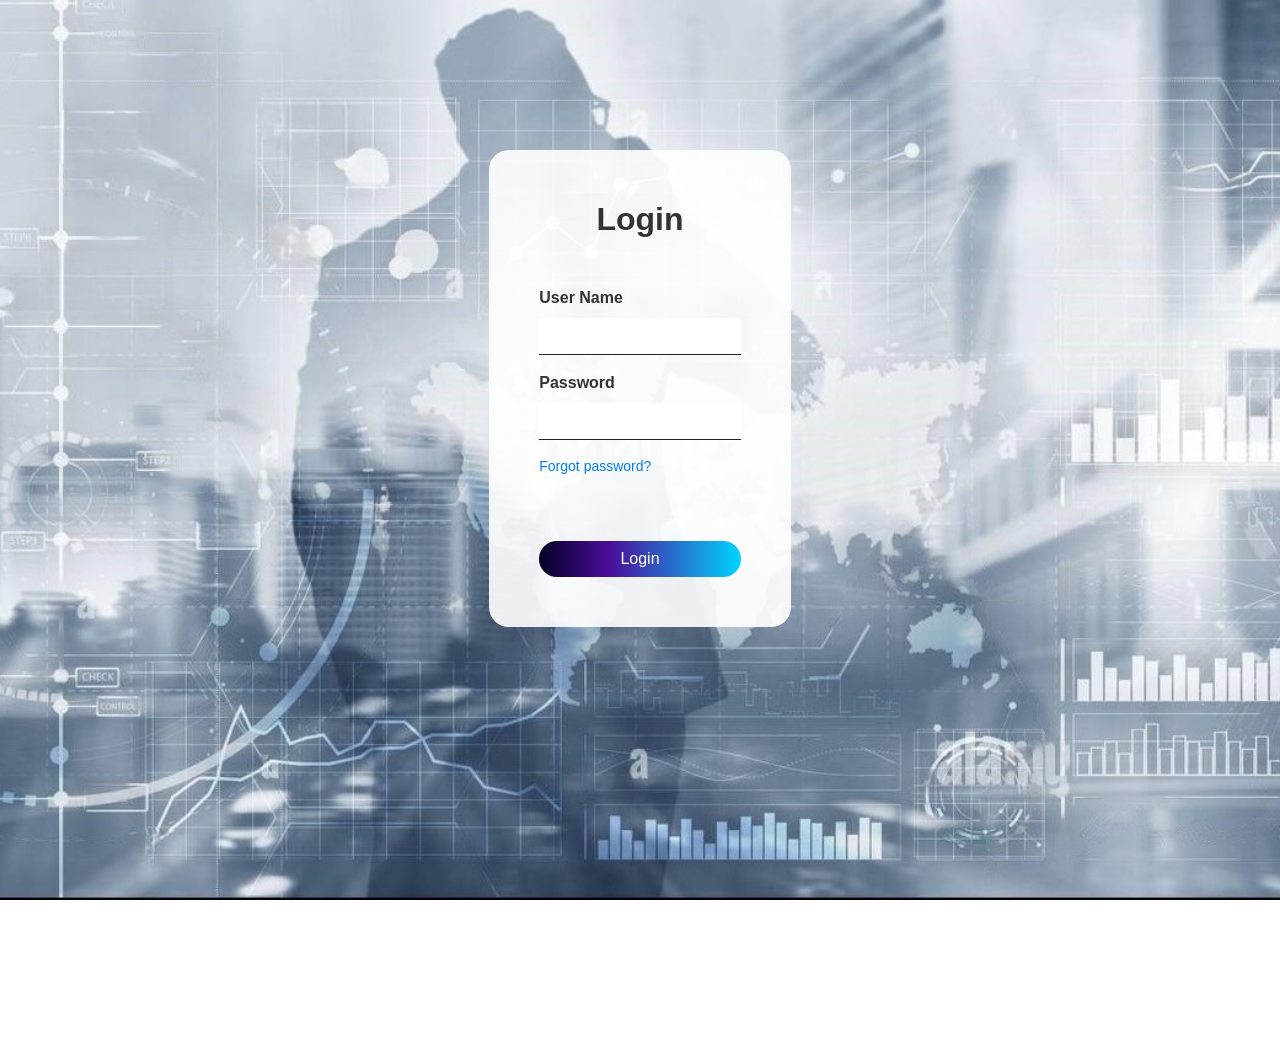
<file: HTML files/index.html>
<!doctype html>
<html lang="en">

<head>
    <!-- Required meta tags -->
    <meta charset="utf-8">
    <meta name="viewport" content="width=device-width, initial-scale=1">

    <!-- Bootstrap CSS -->
    <link href="https://cdn.jsdelivr.net/npm/bootstrap@5.0.2/dist/css/bootstrap.min.css" rel="stylesheet"
        integrity="sha384-EVSTQN3/azprG1Anm3QDgpJLIm9Nao0Yz1ztcQTwFspd3yD65VohhpuuCOmLASjC" crossorigin="anonymous">
    <link href="../CSS files/stylelogin.css" rel="stylesheet">
    <title>Login Page</title>
</head>

<body>

    <div class="container-fluid">
        <form class="mx-auto">
            <h4 class="text-center">Login</h4>
            <div class="mb-3 mt-5">
                <label for="exampleInputEmail1" class="form-label">User Name</label>
                <input type="email" class="form-control" id="exampleInputEmail1" aria-describedby="emailHelp">
            </div>
            <div class="mb-3">
                <label for="exampleInputPassword1" class="form-label">Password</label>
                <input type="password" class="form-control" id="exampleInputPassword1">
                <a href="#" id="forgot-password" class="form-text mt-3">Forgot password?</a>
            </div>
            <button onclick=login() type="submit" class="btn btn-primary mt-5">Login</button>
            <script>
                function login() {
                    window.location.href = "indexmain.html";
                }
            </script>
    </div>


    <script src="https://cdn.jsdelivr.net/npm/bootstrap@5.0.2/dist/js/bootstrap.bundle.min.js"
        integrity="sha384-MrcW6ZMFYlzcLA8Nl+NtUVF0sA7MsXsP1UyJoMp4YLEuNSfAP+JcXn/tWtIaxVXM"
        crossorigin="anonymous"></script>

</body>

</html>
</file>
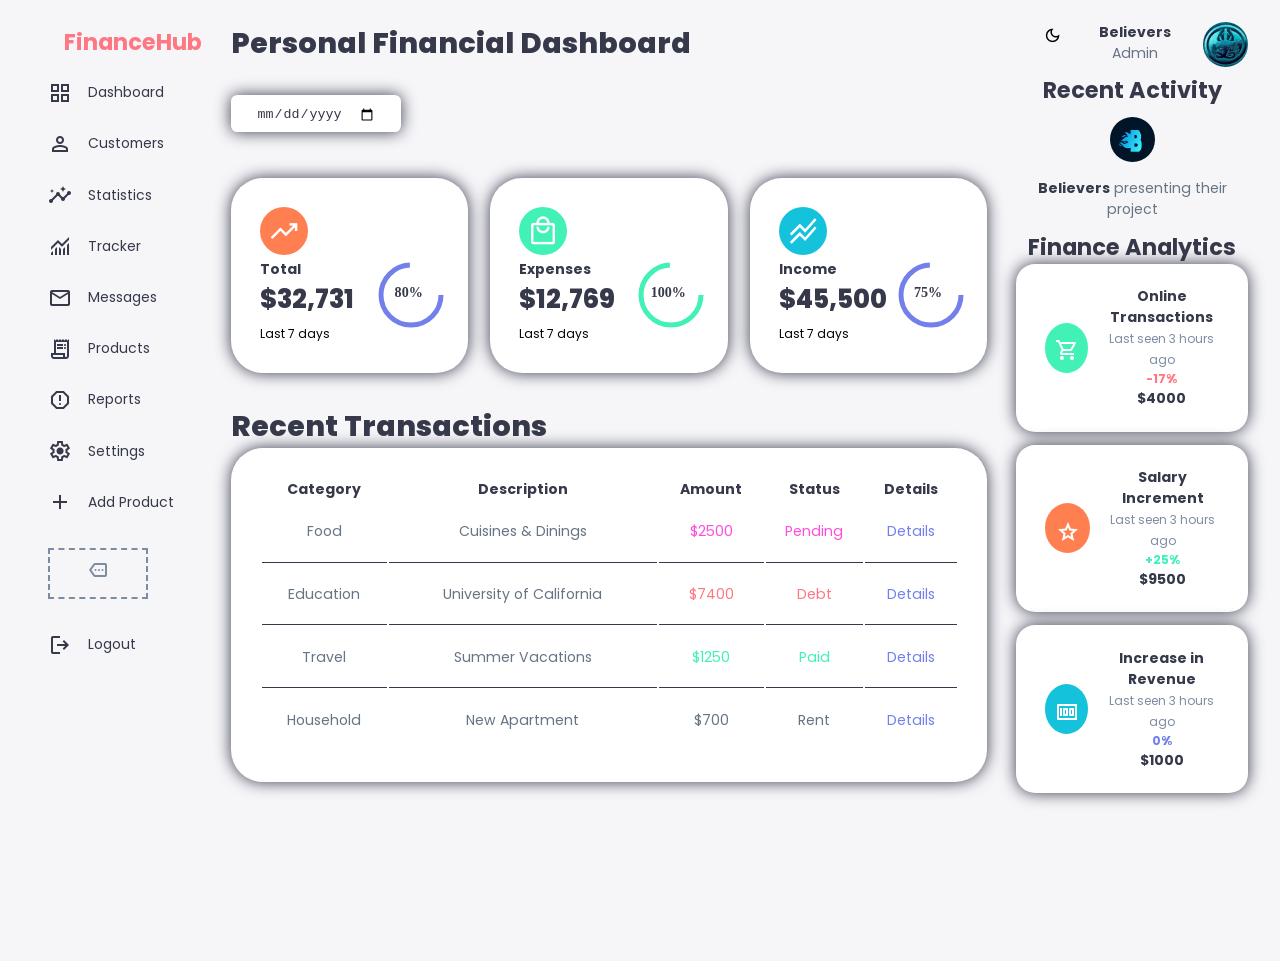
<file: HTML files/indexmain.html>
<!DOCTYPE html>
<html lang="en">

<head>
    <meta charset="UTF-8">
    <meta name="viewport" content="width=device-width, initial-scale=1.0">
    <title>Financial Dashboard</title>
    <link rel="stylesheet"
        href="https://fonts.googleapis.com/css2?family=Material+Symbols+Outlined:opsz,wght,FILL,GRAD@24,400,0,0" />
    <link rel="stylesheet" href="../CSS files/styles.css">
</head>

<body>

    <div class="container">

        <!--aside section start-->
        <aside id="mySidebar">

            <!--end top-->

            <div class="sidebar">
                <div class="logo ntd">
                    <a href="indexmain.html">
                        <h2><span class="danger">FinanceHub</span></h2>
                        <span class="material-symbols-outlined" id="menu_barOff">
                            menu
                        </span>
                    </a>
                </div>
                <!-- <div class="close" id="close_btn">
                    
                </div> -->
                <a href="indexmain.html">
                    <span class="material-symbols-outlined">grid_view</span>
                    <h3>Dashboard</h3>
                </a>
                <a href="indexcustomers.html">
                    <span class="material-symbols-outlined">person_outline</span>
                    <h3>Customers</h3>
                </a>
                <a href="indexstatistics.html">
                    <span class="material-symbols-outlined">insights</span>
                    <h3>Statistics</h3>
                </a>
                <a href="indextracker.html">
                    <span class="material-symbols-outlined">
                        monitoring
                    </span>
                    <h3>Tracker</h3>
                </a>
                <a href="indexmessages.html">
                    <span class="material-symbols-outlined">mail_outline</span>
                    <h3>Messages</h3>
                </a>
                <a href="indexproducts.html">
                    <span class="material-symbols-outlined">receipt_long</span>
                    <h3>Products</h3>
                </a>
                <a href="indexreport.html">
                    <span class="material-symbols-outlined">report_gmailerrorred</span>
                    <h3>Reports</h3>
                </a>
                <a href="indexsettings.html">
                    <span class="material-symbols-outlined">settings</span>
                    <h3>Settings</h3>
                </a>
                <a href="#">
                    <span class="material-symbols-outlined">add</span>
                    <h3>Add Product</h3>
                </a>
                <div class="item add_products ntd">
                    <div>
                        <span class="material-symbols-outlined">more</span>
                    </div>
                </div>
                <a href="index.html">
                    <span class="material-symbols-outlined">logout</span>
                    <h3>Logout</h3>
                </a>
            </div>
        </aside>
        <!--aside section end-->

        <!--Main section start-->
        <main>
            <h1>Personal Financial Dashboard</h1>
            <div class="Date">
                <div class="date">
                    <input aria-label="date" type="date" id="DATE">
                </div>
            </div>


            <div class="insights">
                <!--Start sales-->
                <div class="sales">
                    <span class="material-symbols-outlined">trending_up</span>
                    <div class="middle">
                        <div class="left">
                            <h3>Total</h3>
                            <h1>$32,731</h1>
                        </div>
                        <div class="progress">
                            <svg>
                                <circle r="30" cy="40" cx="40"></circle>
                            </svg>
                            <div class="number">80%</div>
                        </div>
                    </div>
                    <small>Last 7 days</small>
                </div>
                <!--End sales-->

                <!--Start expenses-->
                <div class="sales income">
                    <span class="material-symbols-outlined">local_mall</span>
                    <div class="middle">
                        <div class="left">
                            <h3>Expenses</h3>
                            <h1>$12,769</h1>
                        </div>
                        <div class="progress">
                            <svg>
                                <circle r="30" cy="40" cx="40"></circle>
                            </svg>
                            <div class="number">100%</div>
                        </div>
                    </div>
                    <small>Last 7 days</small>
                </div>
                <!--End expenses-->

                <!--Start income-->
                <div class="sales ">
                    <span class="material-symbols-outlined" id="income2">stacked_line_chart</span>
                    <div class="middle">
                        <div class="left">
                            <h3>Income</h3>
                            <h1>$45,500</h1>
                        </div>
                        <div class="progress">
                            <svg>
                                <circle r="30" cy="40" cx="40"></circle>
                            </svg>
                            <div class="number">75%</div>
                        </div>
                    </div>
                    <small>Last 7 days</small>
                </div>
                <!--End income-->
            </div>
            <!--end insights-->

            <!--Start recent orders-->
            <div class="recent_order">
                <h1>Recent Transactions</h1>
                <table>
                    <thead>
                        <tr>
                            <th>Category</th>
                            <th>Description</th>
                            <th>Amount</th>
                            <th>Status</th>
                            <th>Details</th>
                        </tr>
                    </thead>
                    <tbody>
                        <tr>
                            <td>Food</td>
                            <td>Cuisines & Dinings</td>
                            <td class="warning">$2500</td>
                            <td class="warning">Pending</td>
                            <td class="primary">Details</td>
                        </tr>
                        <tr>
                            <td>Education</td>
                            <td>University of California</td>
                            <td class="danger">$7400</td>
                            <td class="danger">Debt</td>
                            <td class="primary">Details</td>
                        </tr>
                        <tr>
                            <td>Travel</td>
                            <td>Summer Vacations</td>
                            <td class="success">$1250</td>
                            <td class="success">Paid</td>
                            <td class="primary">Details</td>
                        </tr>
                        <tr>
                            <td>Household</td>
                            <td>New Apartment</td>
                            <td>$700</td>
                            <td class="coral">Rent</td>
                            <td class="primary">Details</td>
                        </tr>
                    </tbody>
                </table>
            </div>
            <!--End recent orders-->

        </main>
        <!--Main section end-->

        <!--Right section start-->
        <div class="right">
            <div class="top">
                <button id="menu_bar">
                    <span class="material-symbols-outlined">menu</span>
                </button>
                <div>
                </div>

                <div class="theme-toggler">
                    <span class="material-symbols-outlined" id="dark-mode-button">dark_mode</span>
                </div>
                <div class="profile">
                    <div class="info">
                        <p><b>Believers</b></p>
                        <p>Admin</p>
                        <small class="text-muted"></small>
                    </div>

                </div>
                <div class="profile-photo">
                    <img src="../Images/download (1).jpeg" alt="">
                </div>
            </div>
            <!--Start recent updates-->
            <div class="recent_update">
                <h2>Recent Activity</h2>
                <div class="profile-photo">
                    <img src="../Images/download.jpeg" alt="">
                </div>
                <div class="updates">

                    <div class="message">
                        <p><b>Believers</b> presenting their project</p>
                    </div>
                </div>
            </div>
            <!--End recent updates-->

            <!--Start sales analytics-->
            <div class="sales_analytics">
                <h2>Finance Analytics</h2>
                <div class="item online">
                    <div class="icon">
                        <span class="material-symbols-outlined">shopping_cart</span>
                    </div>
                    <div class="right_text">
                        <div class="info">
                            <h3>Online Transactions</h3>
                            <small class="text-muted">Last seen 3 hours ago</small>
                        </div>
                        <h5 class="danger">-17%</h5>
                        <h3>$4000</h3>
                    </div>
                </div>
                <div class="item online">
                    <div class="icon1">
                        <span class="material-symbols-outlined">star</span>
                    </div>
                    <div class="right_text">
                        <div class="info">
                            <h3>Salary Increment</h3>
                            <small class="text-muted">Last seen 3 hours ago</small>
                        </div>
                        <h5 class="success">+25%</h5>
                        <h3>$9500</h3>
                    </div>
                </div>
                <div class="item online">
                    <div class="icon">
                        <span class="material-symbols-outlined">money</span>
                    </div>
                    <div class="right_text">
                        <div class="info">
                            <h3>Increase in Revenue</h3>
                            <small class="text-muted">Last seen 3 hours ago</small>
                        </div>
                        <h5 class="primary">0%</h5>
                        <h3>$1000</h3>
                    </div>
                </div>
            </div>
            <!--End sales analytics-->
        </div>
        <!--End right section-->

    </div>
    <!--Close container div-->

    <script src="../JavaScript files/script.js"></script>
</body>

</html>
</file>
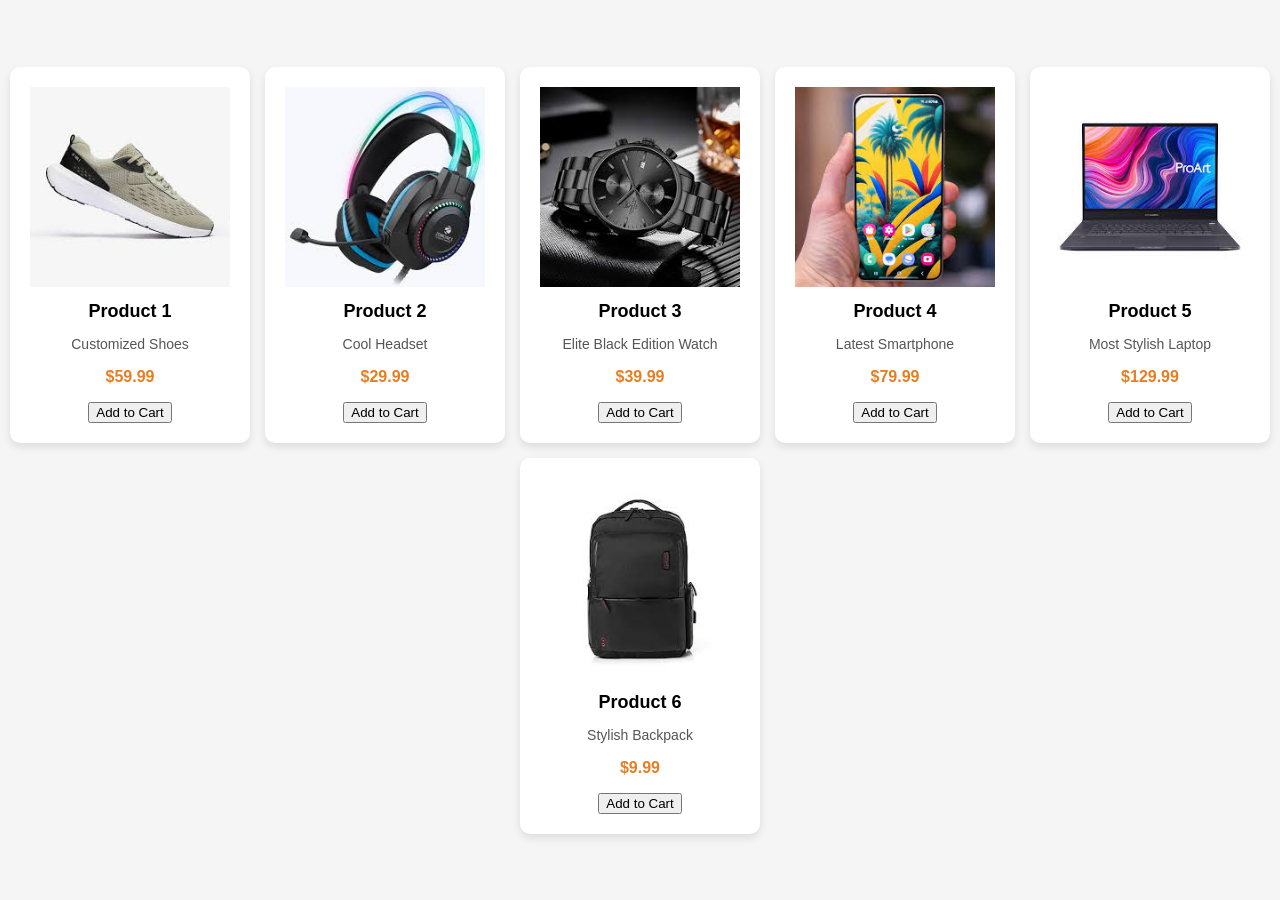
<file: HTML files/indexproducts.html>
<!DOCTYPE html>
<html lang="en">
<head>
    <meta charset="UTF-8">
    <meta name="viewport" content="width=device-width, initial-scale=1.0">
    <link rel="stylesheet" href="../CSS files/styleproducts.css">
    <title>Product List</title>
</head>
<body>
    <div class="container">
        <div id="product-template" class="product-card" style="display: none;">
            <img class="product-image" src="" alt="Product Image">
            <h3 class="product-title"></h3>
            <p class="product-description"></p>
            <p class="product-price"></p>
            <button class="add-to-cart">Add to Cart</button>
        </div>
    </div>
    <script src="../JavaScript files/scriptproducts.js"></script>
</body>
</html>
</file>
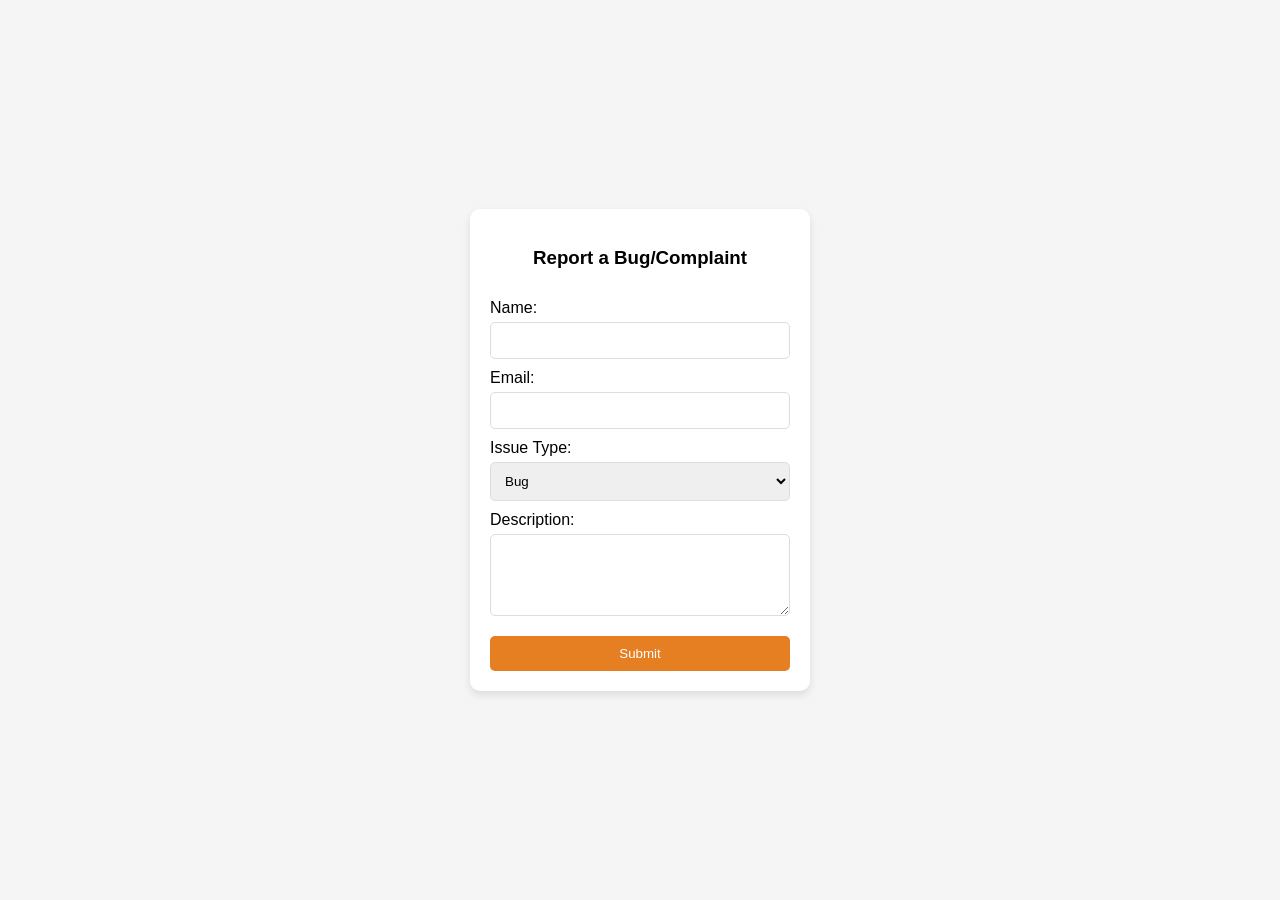
<file: HTML files/indexreport.html>
<!DOCTYPE html>
<html lang="en">

<head>
    <meta charset="UTF-8">
    <meta name="viewport" content="width=device-width, initial-scale=1.0">
    <title>Report Page</title>
    <link rel="stylesheet" href="../CSS files/stylereport.css">
</head>

<body>
    <div class="container">
        <div class="report-card">
            <h3>Report a Bug/Complaint</h3>
            <form id="report-form">
                <label for="name">Name:</label>
                <input type="text" id="name" name="name" required>

                <label for="email">Email:</label>
                <input type="email" id="email" name="email" required>

                <label for="issue-type">Issue Type:</label>
                <select id="issue-type" name="issue-type" required>
                    <option value="bug">Bug</option>
                    <option value="complaint">Complaint</option>
                </select>

                <label for="description">Description:</label>
                <textarea id="description" name="description" rows="4" required></textarea>

                <button type="submit">Submit</button>
            </form>
            <div id="confirmation" class="hidden">Thank you for your report!</div>
        </div>
    </div>

    <script src="../JavaScript files/scriptreport.js"></script>
</body>

</html>
</file>
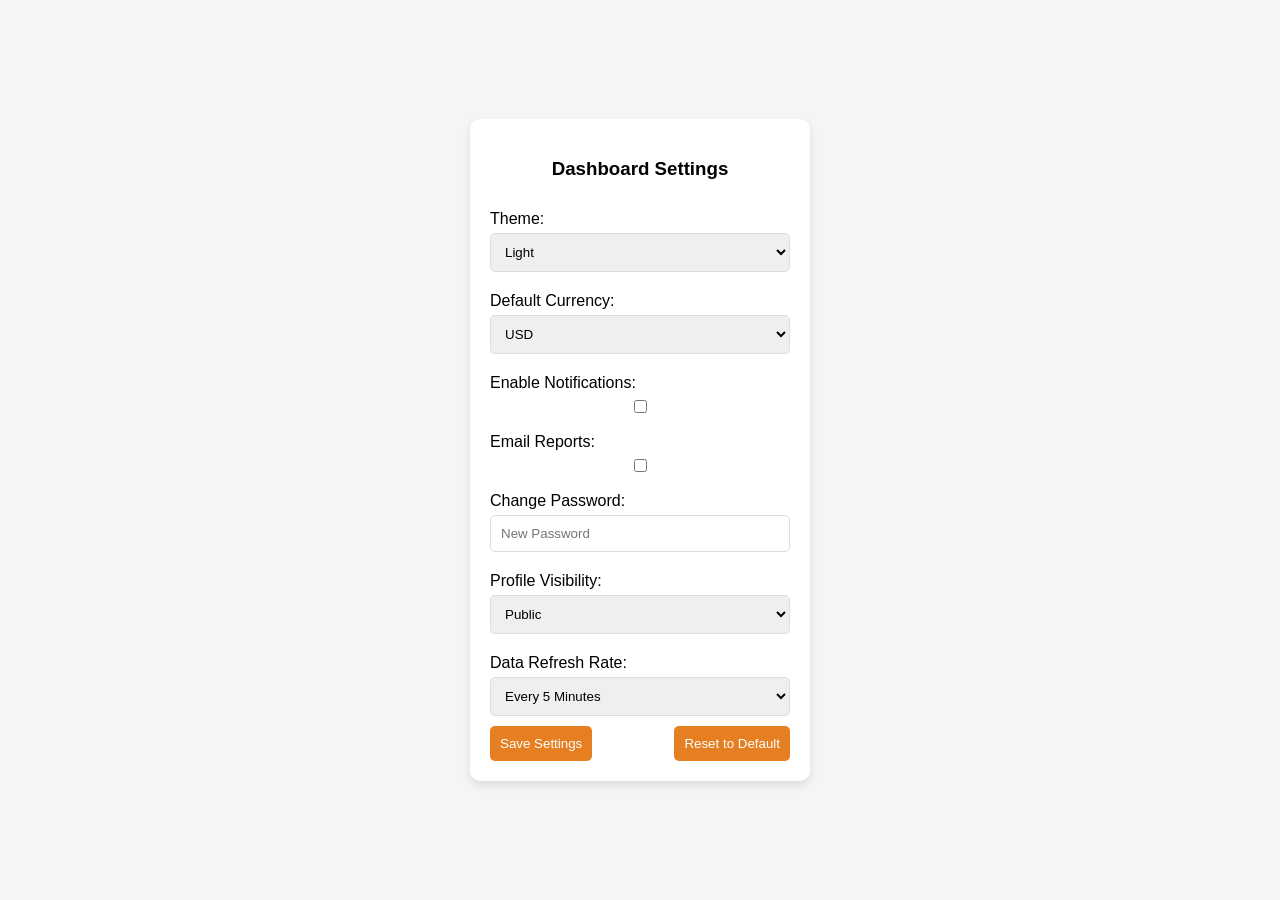
<file: HTML files/indexsettings.html>
<!DOCTYPE html>
<html lang="en">
<head>
    <meta charset="UTF-8">
    <meta name="viewport" content="width=device-width, initial-scale=1.0">
    <title>Settings Page</title>
    <link rel="stylesheet" href="../CSS files/stylesettings.css">
</head>
<body>
    
    <div class="container">
        <div class="settings-card">
            <h3>Dashboard Settings</h3>
            <form id="settings-form">
                <label for="theme">Theme:</label>
                <select id="theme" name="theme" required>
                    <option value="light">Light</option>
                    <option value="dark">Dark</option>
                </select>
                
                <label for="currency">Default Currency:</label>
                <select id="currency" name="currency" required>
                    <option value="usd">USD</option>
                    <option value="eur">EUR</option>
                    <option value="gbp">GBP</option>
                </select>
                
                <label for="notifications">Enable Notifications:</label>
                <input type="checkbox" id="notifications" name="notifications">
                
                <label for="email-reports">Email Reports:</label>
                <input type="checkbox" id="email-reports" name="email-reports">
                
                <label for="password">Change Password:</label>
                <input type="password" id="password" name="password" placeholder="New Password">
                
                <label for="profile-visibility">Profile Visibility:</label>
                <select id="profile-visibility" name="profile-visibility" required>
                    <option value="public">Public</option>
                    <option value="private">Private</option>
                </select>
                
                <label for="refresh-rate">Data Refresh Rate:</label>
                <select id="refresh-rate" name="refresh-rate" required>
                    <option value="5min">Every 5 Minutes</option>
                    <option value="15min">Every 15 Minutes</option>
                    <option value="30min">Every 30 Minutes</option>
                    <option value="1hr">Every 1 Hour</option>
                </select>

                <div class="buttons">
                    <button type="submit">Save Settings</button>
                    <button type="button" id="reset-button">Reset to Default</button>
                </div>
            </form>
            <div id="confirmation" class="hidden">Settings saved successfully!</div>
        </div>
    </div>
    
    <script src="D:\PERSONAL_FINANCIAL_DASHBORAD_PROJECT\IEEE-Hackathon2024\JavaScript files\scriptsettings.js"></script>
</body>
</html>
</file>
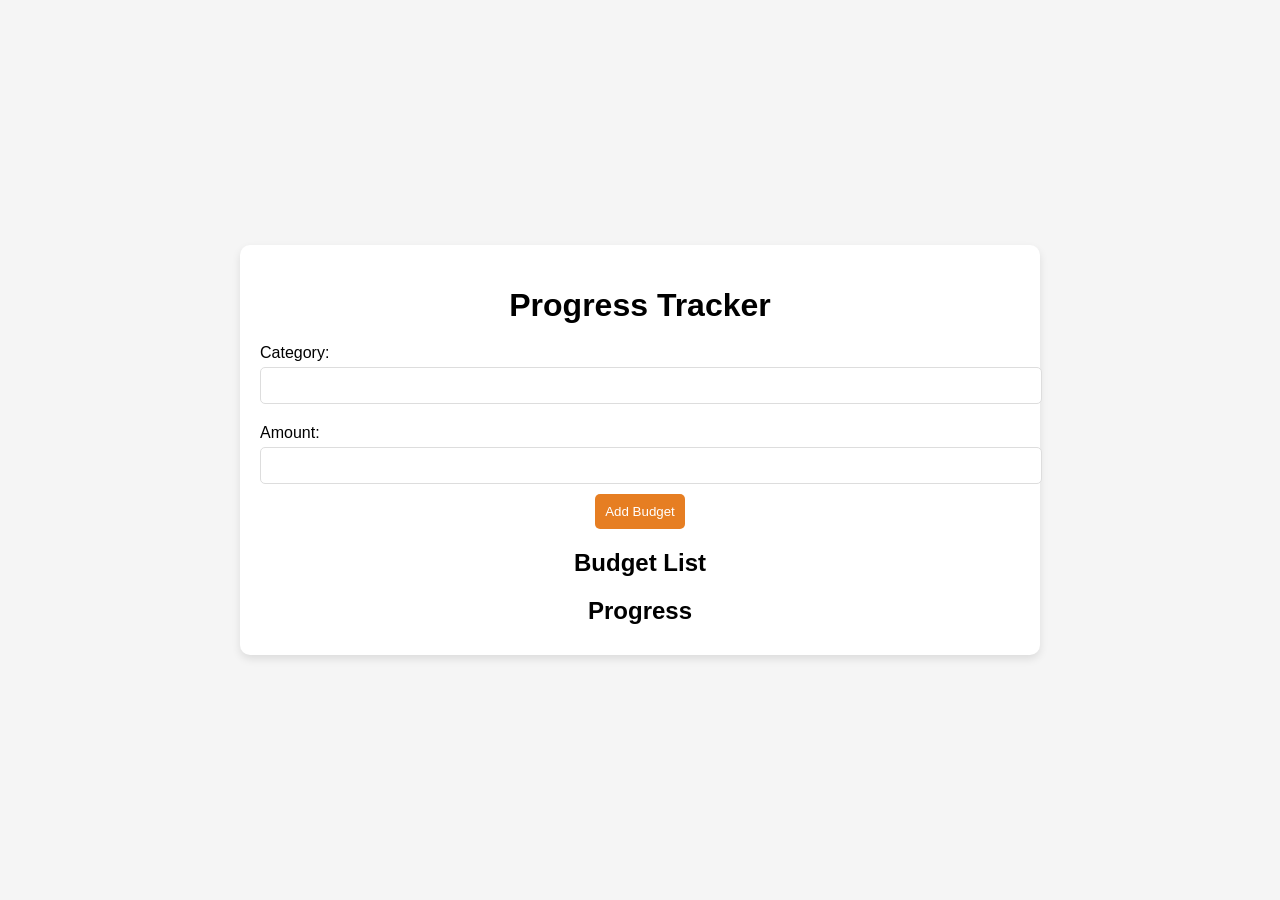
<file: HTML files/indextracker.html>
<!DOCTYPE html>
<html lang="en">

<head>
    <meta charset="UTF-8">
    <meta name="viewport" content="width=device-width, initial-scale=1.0">
    <title>Budgeting Tool</title>
    <link rel="stylesheet" href="../CSS files/styletracker.css">
</head>

<body>
    <div class="container">
        <div class="budgeting-tool">
            <h1>Progress Tracker</h1>
            <form id="budget-form">
                <label for="category">Category:</label>
                <input type="text" id="category" name="category" required>

                <label for="amount">Amount:</label>
                <input type="number" id="amount" name="amount" required>

                <button type="submit">Add Budget</button>
            </form>

            <div class="budget-list">
                <h2>Budget List</h2>
                <ul id="budget-items">
                    <!-- Budget items will be listed here -->
                </ul>
            </div>

            <div class="progress">
                <h2>Progress</h2>
                <div id="progress-bars">
                    <!-- Progress bars will be displayed here -->
                </div>
            </div>
        </div>
    </div>

    <script src="../JavaScript files/scripttracker.js"></script>
</body>

</html>
</file>
<file: CSS files/stylelogin.css>
body {
    background: url('../Images/download (11).jpeg') no-repeat center center fixed;
    background-size: cover;
    font-family: 'Poppins', sans-serif;
    position: relative;
    min-height: 100vh;
}

/*
body::before {
    content: '';
    position: absolute;
    top: 0;
    left: 0;
    right: 0;
    bottom: 0;
    background: rgba(0, 0, 0, 0.7);
 
    z-index: 1;
}
*/


form {
    position: relative;
    z-index: 2;
    border-radius: 20px;
    margin-top: 150px !important;
    width: 24% !important;
    background-color: rgba(255, 255, 255, 0.9);
    /* Slightly transparent white background */
    padding: 50px;
}

.btn-primary {
    width: 100%;
    border: none;
    border-radius: 50px;
    background: linear-gradient(90deg, rgba(2, 0, 36, 1) 0%, rgba(75, 14, 154, 1) 35%, rgba(0, 212, 255, 1) 100%);
}

.form-control {
    color: rgba(0, 0, 0, .87);
    border-bottom-color: rgba(0, 0, 0, .42);
    box-shadow: none !important;
    border: none;
    border-bottom: 1px solid;
    border-radius: 4px 4px 0 0;
}

h4 {
    font-size: 2rem !important;
    font-weight: 700;
    text-align: center;
    color: #333;
}

.form-label {
    font-weight: 800 !important;
    color: #333;
}

#forgot-password {
    color: #007bff;
    text-decoration: none;
    display: block;
    margin-top: 15px;
}

#forgot-password:hover {
    text-decoration: underline;
}

@media only screen and (max-width: 600px) {
    form {
        width: 90% !important;
    }
}
</file>
<file: CSS files/styles.css>
@import url('https://fonts.googleapis.com/css2?family=Poppins:ital,wght@0,100;0,200;0,300;0,400;0,500;0,600;0,700;0,900;1,100;1,200;1,300;1,600;1,700;1,800&display=swap');

:root {
    --clr-primary: #7380ec;
    --clr-danger: #ff7782;
    --clr-success: #41f1b6;
    --clr-white: #fff;
    --clr-info-dark: #7d8da1;
    --clr-info-light: #dceleb;
    --clr-dark: #363949;
    --clr-warning: #ff4edc;
    --clr-light: rgba(132, 139, 200, 0.18);
    --clr-primary-variant: #111e88;
    --clr-dark-variant: #677483;
    --clr-color-background: #f6f6f9;

    --card-border-radius: 2rem;
    --border-radius-1: 0.4rem;
    --border-radius-2: 0.8rem;
    --border-radius-3: 1.2rem;

    --card-padding: 1.8rem;
    --padding-1: 1.2rem;
    --box-shadow: 0 0 1rem var(--clr-dark);
    --clr-theme: black;
}

* {
    margin: 0;
    padding: 0;
    box-sizing: border-box;
    text-decoration: none;
    border: 0;
    list-style: none;
    appearance: none;
}

body.dark-mode {
    --clr-primary: #7380ec;
    --clr-danger: #FF5722;
    --clr-success: #4CAF50;
    --clr-white: #333;
    --clr-info-dark: #f5f5f5;
    --clr-info-light: #333;
    --clr-dark: #f5f5f5;
    --clr-warning: #ff4edc;
    --clr-light: rgba(255, 255, 255, 0.18);
    --clr-primary-variant: #4CAF50;
    --clr-dark-variant: #f5f5f5;
    --clr-color-background: #333;
    --clr-theme: white;
    background: var(--clr-color-background);
    color: var(--clr-white);
}

#dark-mode-button {
    color: var(--clr-theme);
}

body {

    background: black;
    font-family: 'Poppins', sans-serif;
    width: 100vw;
    height: 100vh;
    font-size: 0.88rem;
    -webkit-user-select: none;
    user-select: none;
    overflow-x: hidden;
    background: var(--clr-color-background);
}

.container {
    display: grid;
    width: 95%;
    gap: 1.8rem;
    grid-template-columns: 1.5fr 7fr 1fr;
    margin: 0 auto;
}

a {
    color: var(--clr-dark);
}

h1 {
    font-weight: 800;
    font-size: 1.8rem;
}

h2 {
    color: var(--clr-dark);
    font-size: 1.4rem;
}

h3 {
    font-size: 0.87rem;
}

h4 {
    font-size: 0.8rem;
}

h5 {
    font-size: 0.77rem;
}

small {
    font-size: 0.75rem;
}

.profile-photo img {
    width: 2.8rem;
    height: 2.8rem;
    border-radius: 50%;
    overflow: hidden;
}

.text-muted {
    color: var(--clr-info-dark);
}

p {
    color: var(--clr-dark-variant);
}

b {
    color: var(--clr-dark);
}

.primary {
    color: var(--clr-primary);
}

.success {
    color: var(--clr-success);
}

.danger {
    color: var(--clr-danger);
}

.warning {
    color: var(--clr-warning);
}

box
/* aside */

.logo {
    color: var(--clr-dark);
}

aside .logo {
    gap: 1rem;
}

aside .logo :nth-child(2) {
    display: none;
}

/* sidebar */
aside .sidebar {
    background-color: var(--clr-color-background);
    display: flex;
    flex-direction: column;
    height: 105vh;
    position: relative;
    top: 1rem;
    border-radius: 12px;
}


aside h3 {
    font-weight: 400;
}

aside .sidebar a {
    display: flex;
    color: var(--clr-dark);
    margin-left: 1rem;
    gap: 1rem;
    align-items: center;
    height: 3.2rem;
    transition: all 0.1s ease-in;
}

aside .sidebar .ntd {
    display: flex;
    color: var(--clr-info-dark);
    margin-left: 1rem;
    gap: 1rem;
    align-items: center;
    height: 3.2rem;
    transition: all 0.1s ease-in;
}

aside .sidebar a  {
    font-size: 1.6rem;
    transition: all 0.1s ease-in;
}

aside .sidebar a:last-child {
    /* position: absolute; */
    bottom: 1rem;
    width: 100%;
}

aside .sidebar a:active {
    background: var(--clr-light);
    color: var(--clr-primary);
    margin-left: 0;
}

aside .sidebar a.active::before {
    content: '';
    width: 6px;
    height: 100%;
    background-color: var(--clr-primary);
}

aside .sidebar a:hover {
    color: var(--clr-primary);
}

aside .sidebar a:hover span {
    margin-left: 1rem;
    transition: 0.4s ease;
}

aside .sidebar a span.msg_count {
    background: var(--clr-danger);
    color: var(--clr-white);
    padding: 2px 5px;
    font-size: 11px;
    border-radius: var(--border-radius-1);
}



/* main section */
main {
    margin-top: 1.4rem;
    width: auto;
}

main input {
    background-color: transparent;
    border: 0;
    outline: 0;
    color: var(--clr-dark);
}

main .date {
    display: inline-block;
    background-color: var(--clr-white);
    border-radius: var(--border-radius-1);
    margin-top: 1rem;
    padding: 0.5rem 1.6rem;
    box-shadow: var(--box-shadow);
    transition: all 0.3s ease;
    margin: 30px 0;
}

main .date:hover {
    box-shadow: none;
    cursor: pointer;
}

#DATE {
    cursor: pointer;
}

main .insights {
    display: flex;
    flex-direction: row;
    justify-content: space-evenly;
    width: 100%;
    gap: 1.4rem;
    cursor: pointer;
}

main .insights>div {
    background-color: var(--clr-white);
    padding: var(--card-padding);
    border-radius: var(--card-border-radius);
    margin-top: 1rem;
    box-shadow: var(--box-shadow);
    transition: all 0.3s ease;
}

main .insights>div:hover {
    box-shadow: none;
}

main .insights>div span {
    background: coral;
    padding: 0.5rem;
    border-radius: 50%;
    color: var(--clr-white);
    font-size: 2rem;
}

#income2 {
    background: rgb(21, 194, 220);
}

main .insights>div.expenses span {
    background: var(--clr-danger);
}

main .insights>div.income span {
    background: var(--clr-success);
}

main .insights>div .middle {
    display: flex;
    align-items: center;
    justify-content: space-between;
}

main .insights>div .middle h1 {
    font-size: 1.6rem;
}

main h1 {
    color: var(--clr-dark);
}

main .insights h1 {
    color: var(--clr-dark);
}

main .insights h3 {
    color: var(--clr-dark);
}

main .insights p {
    color: var(--clr-dark);
}

main .insights .progress {
    font-family: 'Times New Roman', Times, serif;
    font-weight: bolder;
    font-display: var(--clr-success);
    position: relative;
    height: 68px;
    width: 68px;
    border-radius: 50%;
}

main .insights svg {
    height: 150px;
    height: 150px;
    width: 100px;
    position: absolute;
    top: 0;
}

main .insights svg circle {
    fill: none;
    stroke: var(--clr-primary);
    transform: rotate(270deg, 80px, 80px);
    stroke-width: 5;
}

.sales {
    width: 100%;
}

main .insights .sales svg circle {
    stroke-dashoffset: 10;
    stroke-dasharray: 150;
}

main .insights .expenses svg circle {
    stroke-dashoffset: 0;
    stroke-dasharray: 150;
}

main .insights .income svg circle {
    stroke: var(--clr-success);
}

main .insights .progress .number {
    position: absolute;
    color: var(--clr-dark);
    top: 5%;
    left: 5%;
    height: 100%;
    width: 100%;
    display: flex;
    justify-content: center;
    align-items: center;
}

main .recent_order {
    margin-top: 2rem;
}

main .recent_order h2 {
    color: var(--clr-dark);
}

main .recent_order table {
    background-color: var(--clr-white);
    width: 100%;
    border-radius: var(--card-border-radius);
    padding: var(--card-padding);
    text-align: center;
    box-shadow: var(--box-shadow);
    transition: all 0.3s ease;
    color: var(--clr-dark);
    cursor: pointer;
}

main .recent_order table:hover {
    box-shadow: none;
}

main table tbody tr {
    height: 3.8rem;
    border-bottom: 1px solid var(--clr-white);
    color: var(--clr-dark-variant);
}

main table tbody td {
    height: 3.8rem;
    border-bottom: 1px solid var(--clr-dark);
    cursor: pointer;
}

main table tbody tr:last-child td {
    border: none;
}

main .recent_order a {
    text-align: center;
    display: block;
    margin: 1rem;
}

/* right side styling */
.right {
    margin-top: 1.4rem;
}

.right h2 {
    color: var(--clr-dark);
}

.right .top {
    display: flex;
    justify-content: start;
    gap: 2rem;
}

.right .top button {
    display: none;
}

.right .theme-toggler {
    background-color: var(--clr-white);
    background: var(--clr-color-background);
    cursor: pointer;
}

.theme-toggler {
    background-color: var(--clr-white);
    display: flex;
    justify-content: space-between;
    height: 1.6rem;
    border-radius: var(--border-radius-1);
}

.theme-toggler span {
    font-size: 1.2rem;
    width: 50%;
    height: 100%;
    display: flex;
    align-items: center;
    justify-content: center;
}

.theme-toggler span.active {
    background-color: var(--clr-primary);
    color: #fff;
}

.right .theme-toggler span {
    font-size: 1.2rem;
    width: 50%;
    height: 100%;
    display: flex;
    align-items: center;
    justify-content: center;
}

.right .theme-toggler span.active {
    background-color: var(--clr-primary);
    color: #fff;
}

.right .top .profile {
    display: flex;
    gap: 2rem;
    text-align: center;
}

.right .info h3 {
    color: var(--clr-dark);
}

.right .item h3 {
    color: var(--clr-dark);
}

/* recent updates */
.recent_update {
    display: flex;
    flex-direction: column;
    align-items: center;
    text-align: center;
    gap: 10px;
    margin-bottom: 10px;
}

.right .recent_updates {
    margin-top: 1rem;
    /* margin-left: -20px; */
}

.right .recent_updates .updates {
    background-color: var(--clr-white);
    padding: var(--card-padding);
    border-radius: var(--card-border-radius);
    box-shadow: var(--box-shadow);
    transition: all 0.3s ease;
}

.right .recent_updates .updates:hover {
    box-shadow: none;
}

.right .recent_updates .update {
    display: grid;
    grid-template-columns: 2.6rem auto;
    gap: 1rem;
    margin-bottom: 1rem;
}

/* sales analytics */
.right .sales_analytics {
    margin-top: 1 rem;
    display: flex;
    flex-direction: column;
    justify-content: space-evenly;
    align-items: center;
    text-align: center;
    margin: auto;
    /* gap: 10px; */
}

.right .sales_analytics .item {
    background-color: var(--clr-white);
    display: flex;
    justify-content: space-between;
    align-items: center;
    gap: 1rem;
    /* margin: 10px 0; */
    width: 100%;
    margin-bottom: 0.8rem;
    padding: 1.4rem var(--card-padding);
    border-radius: var(--border-radius-3);
    box-shadow: var(--box-shadow);
    transition: all 0.3s ease;
}

.right .sales_analytics .item:hover {
    box-shadow: none;
    cursor: pointer;
}

.right .sales_analytics .item .icon1 {
    background: coral;
    padding: 0.6rem;
    color: var(--clr-white);
    border-radius: 50%;
    height: 50px;
    width: 50px;
    line-height: 50px;
    align-items: center;
    cursor: pointer;
}

.right .sales_analytics .item .icon {
    background: rgb(21, 194, 220);
    padding: 0.6rem;
    color: var(--clr-white);
    border-radius: 50%;
    height: 50px;
    width: 50px;
    line-height: 50px;
    align-items: center;
}

.right .sales_analytics .item:nth-last-child(3) .icon {
    background-color: var(--clr-success);
}

.right .sales_analytics .item:nth-last-child(4) .icon {
    background-color: var(--clr-danger);
}

.add_products {
    display: flex;
    height: 60px;
    width: 100px;
    text-align: center;
    justify-content: center;
    align-items: center;
    border: 2px dashed;
    color: var(--clr-dark-variant);
    margin: 20px 0;
}

/* Media Queries */
@media screen and (max-width: 1200px) {

    .right .top button {
        display: inline-block;
        background: transparent;
        cursor: pointer;
        color: var(--clr-dark);
        position: absolute;
        left: 1rem;
    }

    .right .theme-toggler {
        background: none;
    }

    .container {
        margin-top: 60px;
    }

    .right .top {
        position: fixed;
        top: 0;
        left: 0;
        display: flex;
        justify-content: end;
        align-items: center;
        padding: 0 0.8rem;
        /* background: var(--clr-color-background); */
        background-color: var(--clr-white);
        width: 100%;
        height: 4.6rem;
        z-index: 5;
        box-shadow: 0 1rem 1rem var(--clr-white);
        margin: 0;
    }

    aside {
        position: fixed;
        width: 18rem;
        z-index: 3;
        background-color: var(--clr-color-background);
        display: none;
    }


    aside .logo :nth-child(2) {
        display: inline;
    }

    .container {
        width: 94%;
        grid-template-columns: 4fr 2fr;
    }

    aside.sidebar h3 {
        display: none;
    }

    aside.sidebar a:last-child {
        position: relative;
        margin-top: 1.8rem;
    }

    main .insights {
        display: flex;
        /* grid-template-columns: repeat(1, 1fr); */
        justify-content: space-evenly;
    }

}

@media screen and (max-width: 1000px) {
    .container {
        width: 100%;
        grid-template-columns: 2fr;
        padding: 20px;
        box-sizing: border-box;
    }

    .right .sales_analytics .item {
        width: 100%;
    }

    .sales {
        width: 70%;
    }

    .sales_analytics {
        width: 65%;

    }

    .right {
        margin-top: 2.4rem;
        display: flex;
        flex-direction: column;
        align-items: center;
        justify-content: space-evenly;
        width: 100%;
        height: 100%;
        text-align: center;
    }

}

@media screen and (max-width: 700px) {
    aside {
        display: none;
    }

    .right .top button {
        display: inline;
    }

    .container {
        grid-template-columns: 1fr;
    }



    .Date {
        width: 100%;
        display: flex;
        align-items: center;
        justify-content: center;
    }

    main h1 {
        text-align: center;
    }

    main .insights {
        flex-direction: column;
        align-items: center;
        width: 100%;
    }

    main .recent_order {
        padding: 1rem;
    }

}

@media screen and (max-width: 400px) {
    main .insights>div {
        padding: 1rem;
    }

    .right .theme-toggler {
        width: 3rem;
    }
}
</file>
<file: CSS files/styleproducts.css>
body {
    background: url('D:\PERSONAL_FINANCIAL_DASHBORAD_PROJECT\IEEE-Hackathon2024\Images\download (11).jpeg') no-repeat center center fixed;
    font-family: Arial, sans-serif;
    background-color: #f5f5f5;
    display: flex;
    justify-content: center;
    align-items: center;
    height: 100vh;
    margin: 0;
}

.container {
    display: flex;
    flex-wrap: wrap;
    gap: 15px;
    justify-content: center;
}

.product-card {
    background-color: white;
    border-radius: 10px;
    box-shadow: 0 4px 8px rgba(0, 0, 0, 0.1);
    overflow: hidden;
    width: 200px;
    text-align: center;
    padding: 20px;
}

.product-image {
    width: 100%;
    height: auto;
}

.product-title {
    font-size: 18px;
    margin: 10px 0;
}

.product-description {
    font-size: 14px;
    color: #555;
}

.product-price {
    font-size: 16px;
    color: #e67e22;
    font-weight: bold;
}
</file>
<file: CSS files/stylereport.css>
body {
    background: url('D:\PERSONAL_FINANCIAL_DASHBORAD_PROJECT\IEEE-Hackathon2024\Images\download (11).jpeg') no-repeat center center fixed;
    font-family: Arial, sans-serif;
    background-color: #f5f5f5;
    display: flex;
    justify-content: center;
    align-items: center;
    height: 100vh;
    margin: 0;
}

.container {
    display: flex;
    justify-content: center;
    align-items: center;
    height: 100vh;
}

.report-card {
    background-color: white;
    border-radius: 10px;
    box-shadow: 0 4px 8px rgba(0, 0, 0, 0.1);
    width: 300px;
    padding: 20px;
    text-align: center;
}

.report-card h3 {
    margin-bottom: 20px;
}

.report-card form {
    display: flex;
    flex-direction: column;
}

.report-card label {
    margin: 10px 0 5px;
    text-align: left;
}

.report-card input,
.report-card select,
.report-card textarea {
    padding: 10px;
    border: 1px solid #ddd;
    border-radius: 5px;
}

.report-card button {
    margin-top: 20px;
    padding: 10px;
    border: none;
    background-color: #e67e22;
    color: white;
    border-radius: 5px;
    cursor: pointer;
}

.report-card button:hover {
    background-color: #d35400;
}

.hidden {
    display: none;
}
</file>
<file: CSS files/stylesettings.css>
body {
    background: url('D:\PERSONAL_FINANCIAL_DASHBORAD_PROJECT\IEEE-Hackathon2024\Images\download (11).jpeg') no-repeat center center fixed;
    font-family: Arial, sans-serif;
    background-color: #f5f5f5;
    display: flex;
    justify-content: center;
    align-items: center;
    height: 100vh;
    margin: 0;
}

.container {
    display: flex;
    justify-content: center;
    align-items: center;
    height: 100vh;
}

.settings-card {
    background-color: white;
    border-radius: 10px;
    box-shadow: 0 4px 8px rgba(0, 0, 0, 0.1);
    width: 300px;
    padding: 20px;
    text-align: center;
}

.settings-card h3 {
    margin-bottom: 20px;
}

.settings-card form {
    display: flex;
    flex-direction: column;
}

.settings-card label {
    margin: 10px 0 5px;
    text-align: left;
}

.settings-card select,
.settings-card input[type="text"],
.settings-card input[type="password"],
.settings-card input[type="checkbox"] {
    padding: 10px;
    border: 1px solid #ddd;
    border-radius: 5px;
    margin-bottom: 10px;
}

.buttons {
    display: flex;
    justify-content: space-between;
}

.settings-card button {
    padding: 10px;
    border: none;
    background-color: #e67e22;
    color: white;
    border-radius: 5px;
    cursor: pointer;
}

.settings-card button:hover {
    background-color: #d35400;
}

.hidden {
    display: none;
}
</file>
<file: CSS files/styletracker.css>
body {
    background: url('D:\PERSONAL_FINANCIAL_DASHBORAD_PROJECT\IEEE-Hackathon2024\Images\download (11).jpeg') no-repeat center center fixed;
    font-family: Arial, sans-serif;
    background-color: #f5f5f5;
    margin: 0;
    display: flex;
    justify-content: center;
    align-items: center;
    height: 100vh;
}

.container {
    width: 100%;
    max-width: 800px;
}

.budgeting-tool {
    background-color: white;
    border-radius: 10px;
    box-shadow: 0 4px 8px rgba(0, 0, 0, 0.1);
    padding: 20px;
    text-align: center;
}

.budgeting-tool h1 {
    margin-bottom: 20px;
}


.budgeting-tool form {
    margin-bottom: 20px;
}


.budgeting-tool label {  
    display: block;
    margin: 10px 0 5px;  
    text-align: left;   

    
}

.budgeting-tool input[type="text"],
.budgeting-tool input[type="number"] {
    padding: 10px;
    border: 1px solid #ddd;
    border-radius: 5px;
    margin-bottom: 10px;
    width: 100%;
}

.budgeting-tool button {
    padding: 10px;
    border: none;
    background-color: #e67e22;
    color: white;
    border-radius: 5px;
    cursor: pointer;
}

.budgeting-tool button:hover {
    background-color: #d35400;
}

.budget-list {
    margin-bottom: 20px;
}

.budget-list ul {
    list-style: none;
    padding: 0;
}

.budget-list li {
    padding: 10px;
    border: 1px solid #ddd;
    border-radius: 5px;
    margin-bottom: 10px;
    display: flex;
    justify-content: space-between;
    align-items: center;
}

.progress {
    margin-top: 20px;
}

.progress h2 {
    margin-bottom: 10px;
}

.progress .progress-bar {
    background-color: #3498db;
    height: 20px;
    border-radius: 10px;
    margin-bottom: 10px;
    position: relative;
    width: 100%;
    background-color: #e0e0e0;
}

.progress .progress-bar span {
    display: block;
    height: 100%;
    background-color: #3498db;
    border-radius: 10px;
    text-align: center;
    color: white;
    line-height: 20px;
    position: absolute;
    left: 0;
    top: 0;
}
</file>
